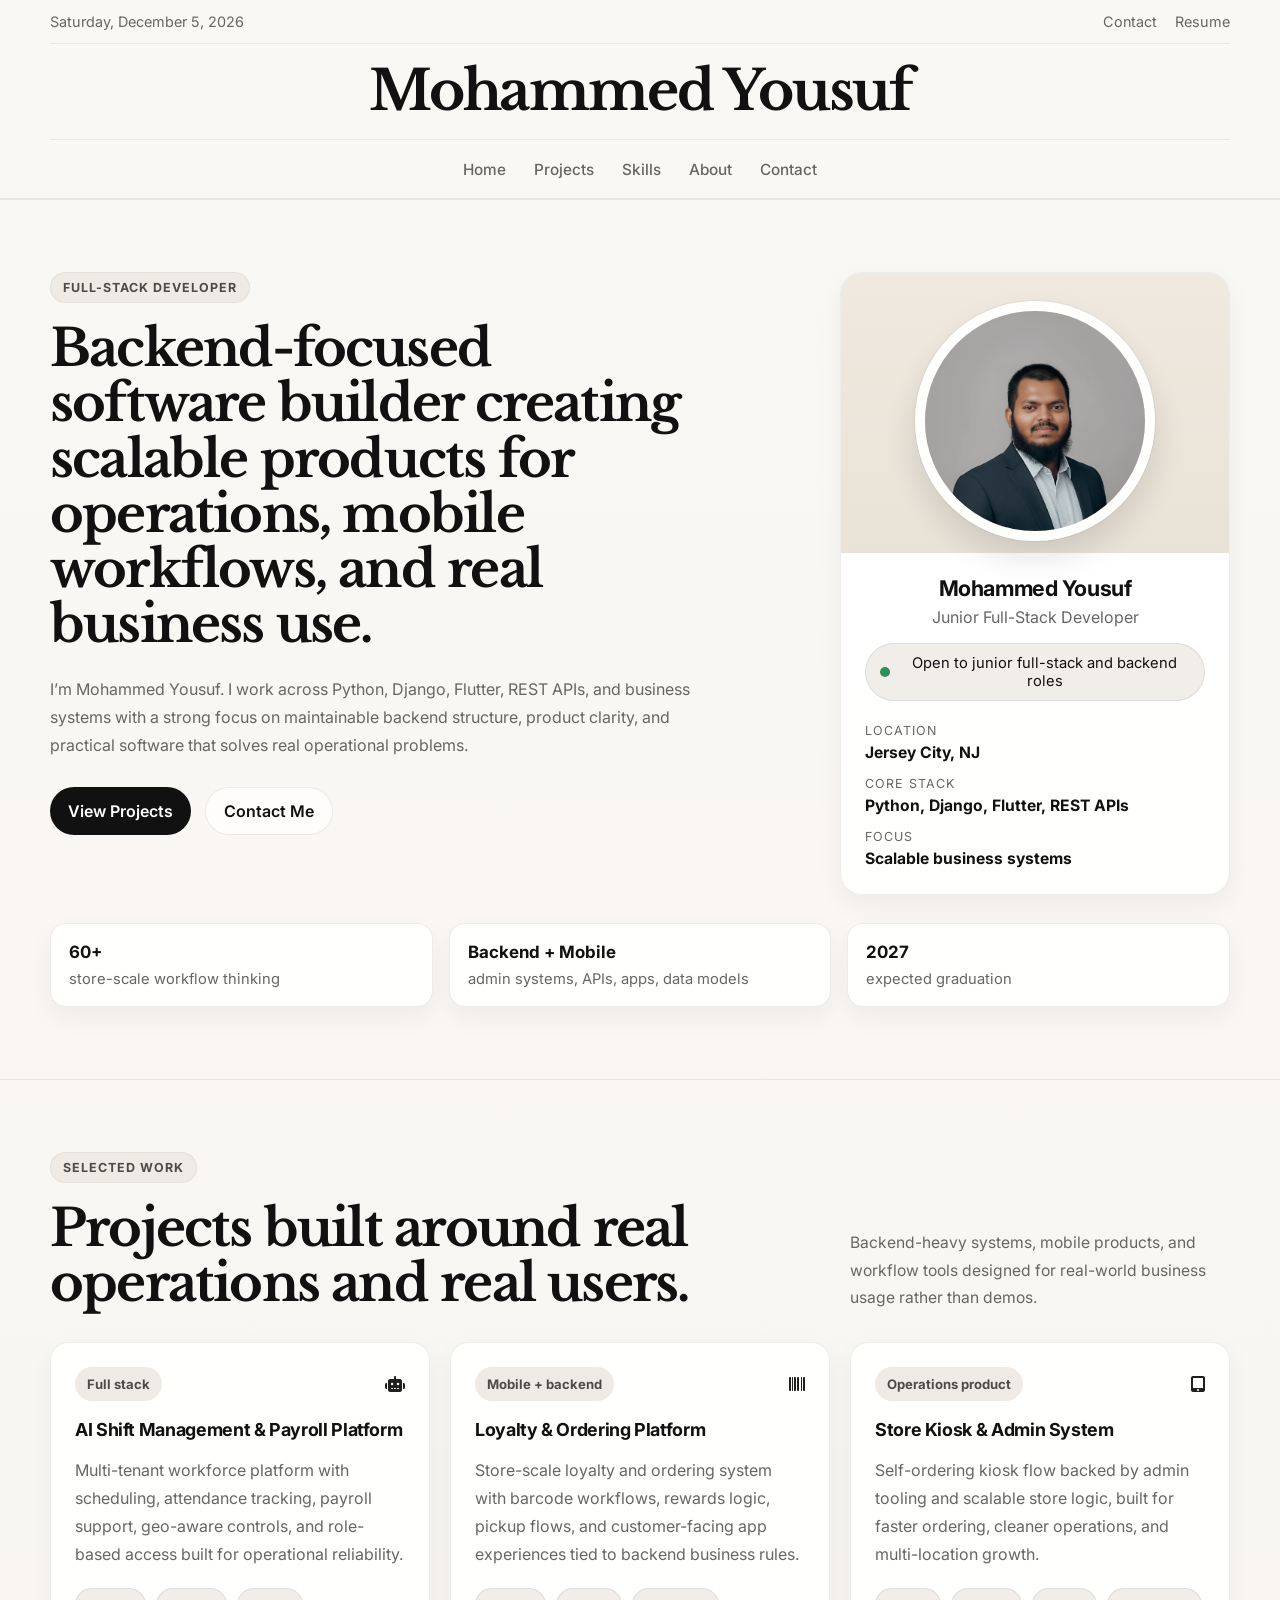
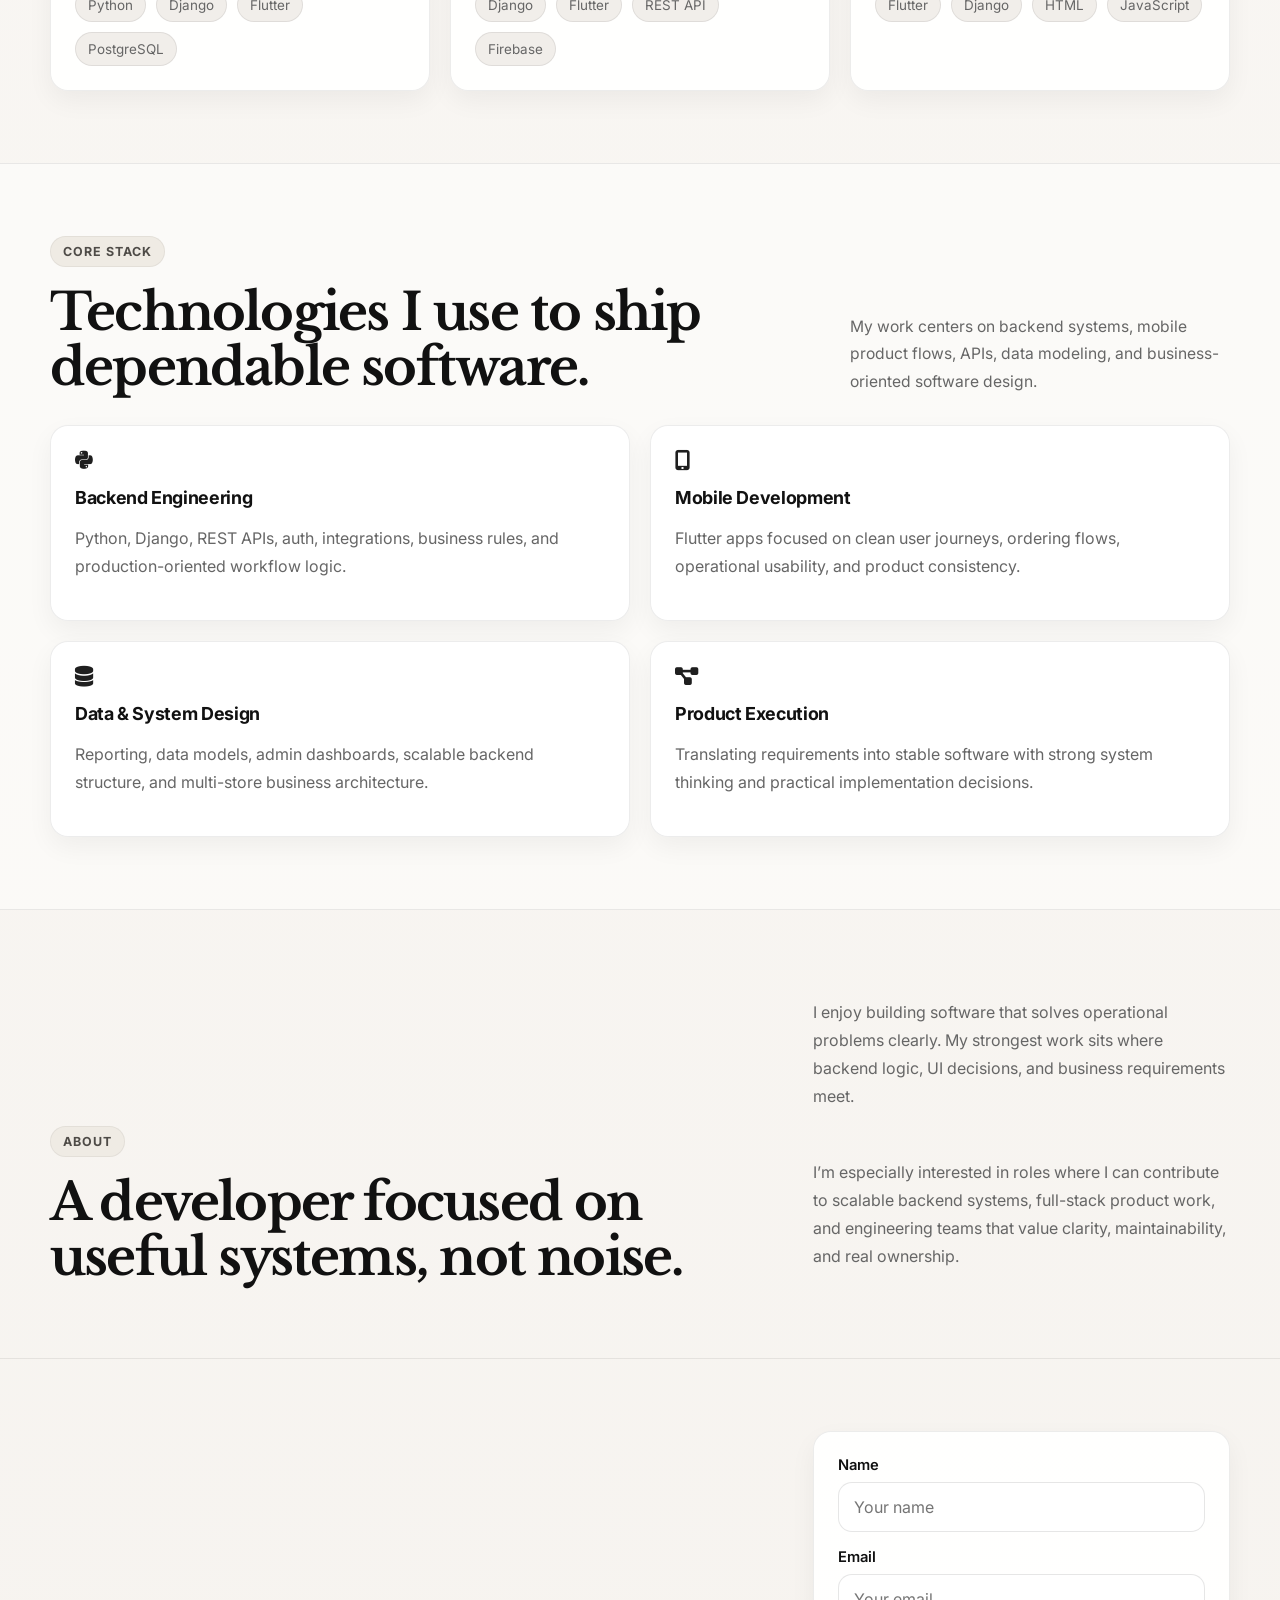
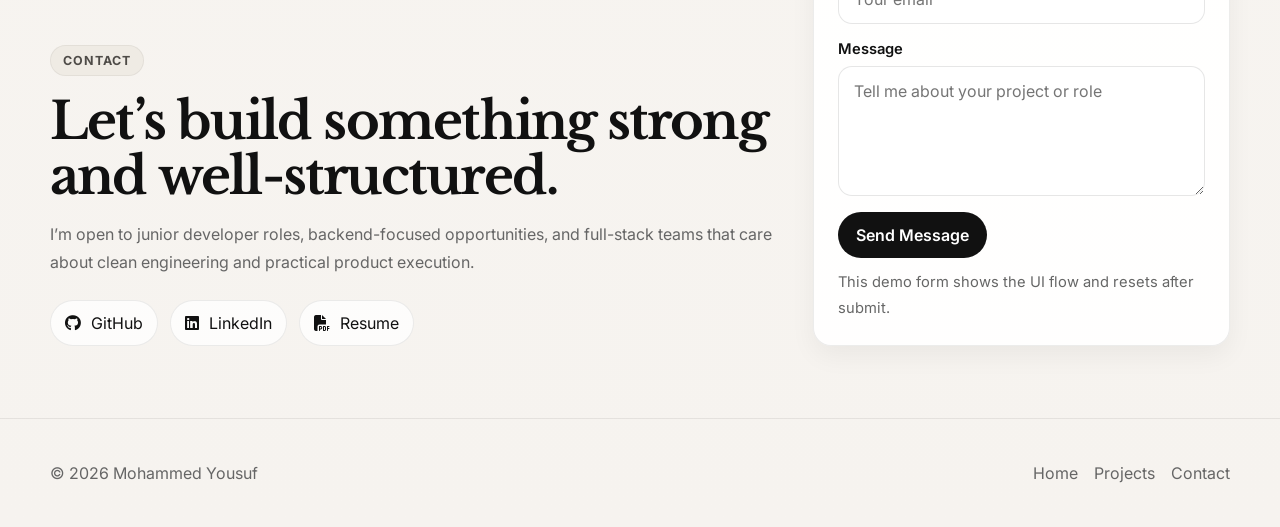
<file: index.html>
<!doctype html>
<html lang="en">
  <head>
    <meta charset="UTF-8" />
    <meta name="viewport" content="width=device-width, initial-scale=1.0" />
    <title>Mohammed Yousuf | Full-Stack Developer</title>
    <meta
      name="description"
      content="Portfolio of Mohammed Yousuf, a full-stack developer building scalable backend, mobile, and business systems."
    />
    <link rel="preconnect" href="https://fonts.googleapis.com" />
    <link rel="preconnect" href="https://fonts.gstatic.com" crossorigin />
    <link
      href="https://fonts.googleapis.com/css2?family=Inter:wght@400;500;600;700;800&family=Libre+Baskerville:wght@400;700&display=swap"
      rel="stylesheet"
    />
    <link
      rel="stylesheet"
      href="https://cdnjs.cloudflare.com/ajax/libs/font-awesome/6.5.2/css/all.min.css"
    />
    <link rel="stylesheet" href="styles/main.css" />
  </head>
  <body>
    <div class="page-shell">
      <header class="site-header">
        <div class="topbar container">
          <div class="topbar-left">
            <span id="todayDate">Thursday, March 26, 2026</span>
          </div>
          <div class="topbar-right">
            <a href="#contact">Contact</a>
            <a
              href="assets/Mohammed Yousuf resume.pdf"
              target="_blank"
              rel="noopener"
              >Resume</a
            >
          </div>
        </div>

        <div class="masthead container">
          <a
            href="#home"
            class="masthead-brand"
            aria-label="Mohammed Yousuf home"
          >
            Mohammed Yousuf
          </a>
        </div>

        <div class="nav-wrap">
          <div class="container header-row">
            <button
              class="nav-toggle"
              type="button"
              aria-label="Open navigation"
              aria-expanded="false"
            >
              <span></span>
              <span></span>
              <span></span>
            </button>

            <nav class="site-nav" aria-label="Primary">
              <a href="#home">Home</a>
              <a href="#projects">Projects</a>
              <a href="#skills">Skills</a>
              <a href="#about">About</a>
              <a href="#contact">Contact</a>
            </nav>
          </div>
        </div>
      </header>

      <main>
        <section id="home" class="hero section">
          <div class="container hero-grid">
            <div class="hero-main reveal">
              <p class="section-kicker">FULL-STACK DEVELOPER</p>
              <h1>
                Backend-focused software builder creating scalable products for
                operations, mobile workflows, and real business use.
              </h1>
              <p class="hero-lead">
                I’m Mohammed Yousuf. I work across Python, Django, Flutter, REST
                APIs, and business systems with a strong focus on maintainable
                backend structure, product clarity, and practical software that
                solves real operational problems.
              </p>

              <div class="hero-actions">
                <a href="#projects" class="button button-primary"
                  >View Projects</a
                >
                <a href="#contact" class="button button-secondary"
                  >Contact Me</a
                >
              </div>
            </div>

            <aside class="hero-side reveal reveal-delay">
              <div class="portrait-card">
                <div class="portrait-ring">
                  <img
                    src="assets/project-images/my pic.jpg.jpeg"
                    alt="Portrait of Mohammed Yousuf"
                    class="profile-image"
                  />
                </div>

                <div class="portrait-meta">
                  <p class="profile-name">Mohammed Yousuf</p>
                  <p class="profile-role">Junior Full-Stack Developer</p>

                  <div class="availability-pill">
                    <span class="availability-dot"></span>
                    Open to junior full-stack and backend roles
                  </div>

                  <div class="profile-facts">
                    <div>
                      <span>Location</span>
                      <strong>Jersey City, NJ</strong>
                    </div>
                    <div>
                      <span>Core Stack</span>
                      <strong>Python, Django, Flutter, REST APIs</strong>
                    </div>
                    <div>
                      <span>Focus</span>
                      <strong>Scalable business systems</strong>
                    </div>
                  </div>
                </div>
              </div>
            </aside>
          </div>

          <div class="container metrics-row reveal reveal-delay-2">
            <div class="metric-card">
              <strong>60+</strong>
              <span>store-scale workflow thinking</span>
            </div>
            <div class="metric-card">
              <strong>Backend + Mobile</strong>
              <span>admin systems, APIs, apps, data models</span>
            </div>
            <div class="metric-card">
              <strong>2027</strong>
              <span>expected graduation</span>
            </div>
          </div>
        </section>

        <section id="projects" class="section editorial-section">
          <div class="container section-header-grid reveal">
            <div>
              <p class="section-kicker">SELECTED WORK</p>
              <h2>Projects built around real operations and real users.</h2>
            </div>
            <p class="section-note">
              Backend-heavy systems, mobile products, and workflow tools
              designed for real-world business usage rather than demos.
            </p>
          </div>

          <div class="container project-grid">
            <article class="project-card reveal">
              <div class="project-head">
                <span class="project-badge">Full stack</span>
                <i class="fa-solid fa-robot"></i>
              </div>
              <h3>AI Shift Management & Payroll Platform</h3>
              <p>
                Multi-tenant workforce platform with scheduling, attendance
                tracking, payroll support, geo-aware controls, and role-based
                access built for operational reliability.
              </p>
              <div class="project-tags">
                <span>Python</span>
                <span>Django</span>
                <span>Flutter</span>
                <span>PostgreSQL</span>
              </div>
            </article>

            <article class="project-card reveal reveal-delay">
              <div class="project-head">
                <span class="project-badge">Mobile + backend</span>
                <i class="fa-solid fa-barcode"></i>
              </div>
              <h3>Loyalty & Ordering Platform</h3>
              <p>
                Store-scale loyalty and ordering system with barcode workflows,
                rewards logic, pickup flows, and customer-facing app experiences
                tied to backend business rules.
              </p>
              <div class="project-tags">
                <span>Django</span>
                <span>Flutter</span>
                <span>REST API</span>
                <span>Firebase</span>
              </div>
            </article>

            <article class="project-card reveal reveal-delay-2">
              <div class="project-head">
                <span class="project-badge">Operations product</span>
                <i class="fa-solid fa-tablet-screen-button"></i>
              </div>
              <h3>Store Kiosk & Admin System</h3>
              <p>
                Self-ordering kiosk flow backed by admin tooling and scalable
                store logic, built for faster ordering, cleaner operations, and
                multi-location growth.
              </p>
              <div class="project-tags">
                <span>Flutter</span>
                <span>Django</span>
                <span>HTML</span>
                <span>JavaScript</span>
              </div>
            </article>
          </div>
        </section>

        <section id="skills" class="section section-soft">
          <div class="container section-header-grid reveal">
            <div>
              <p class="section-kicker">CORE STACK</p>
              <h2>Technologies I use to ship dependable software.</h2>
            </div>
            <p class="section-note">
              My work centers on backend systems, mobile product flows, APIs,
              data modeling, and business-oriented software design.
            </p>
          </div>

          <div class="container skills-grid">
            <article class="skill-panel reveal">
              <i class="fa-brands fa-python"></i>
              <h3>Backend Engineering</h3>
              <p>
                Python, Django, REST APIs, auth, integrations, business rules,
                and production-oriented workflow logic.
              </p>
            </article>

            <article class="skill-panel reveal reveal-delay">
              <i class="fa-solid fa-mobile-screen-button"></i>
              <h3>Mobile Development</h3>
              <p>
                Flutter apps focused on clean user journeys, ordering flows,
                operational usability, and product consistency.
              </p>
            </article>

            <article class="skill-panel reveal reveal-delay-2">
              <i class="fa-solid fa-database"></i>
              <h3>Data & System Design</h3>
              <p>
                Reporting, data models, admin dashboards, scalable backend
                structure, and multi-store business architecture.
              </p>
            </article>

            <article class="skill-panel reveal">
              <i class="fa-solid fa-diagram-project"></i>
              <h3>Product Execution</h3>
              <p>
                Translating requirements into stable software with strong system
                thinking and practical implementation decisions.
              </p>
            </article>
          </div>
        </section>

        <section id="about" class="section">
          <div class="container two-column-section">
            <div class="reveal">
              <p class="section-kicker">ABOUT</p>
              <h2>A developer focused on useful systems, not noise.</h2>
            </div>
            <div class="about-copy reveal reveal-delay">
              <p>
                I enjoy building software that solves operational problems
                clearly. My strongest work sits where backend logic, UI
                decisions, and business requirements meet.
              </p>
              <p>
                I’m especially interested in roles where I can contribute to
                scalable backend systems, full-stack product work, and
                engineering teams that value clarity, maintainability, and real
                ownership.
              </p>
            </div>
          </div>
        </section>

        <section id="contact" class="section editorial-section">
          <div class="container two-column-section">
            <div class="reveal">
              <p class="section-kicker">CONTACT</p>
              <h2>Let’s build something strong and well-structured.</h2>
              <p class="contact-copy">
                I’m open to junior developer roles, backend-focused
                opportunities, and full-stack teams that care about clean
                engineering and practical product execution.
              </p>

              <div class="contact-links">
                <a
                  href="https://github.com/ArkTechCore"
                  target="_blank"
                  rel="noopener"
                >
                  <i class="fa-brands fa-github"></i> GitHub
                </a>
                <a
                  href="https://www.linkedin.com/in/yousuf-mohammed-a06436345?utm_source=share&utm_campaign=share_via&utm_content=profile&utm_medium=android_app"
                  target="_blank"
                  rel="noopener"
                >
                  <i class="fa-brands fa-linkedin"></i> LinkedIn
                </a>
                <a
                  href="assets/Mohammed Yousuf resume.pdf"
                  target="_blank"
                  rel="noopener"
                >
                  <i class="fa-solid fa-file-pdf"></i> Resume
                </a>
              </div>
            </div>

            <div class="contact-form reveal reveal-delay">
              <form id="contactForm">
                <div class="form-group">
                  <label for="name">Name</label>
                  <input
                    id="name"
                    type="text"
                    placeholder="Your name"
                    required
                  />
                </div>
                <div class="form-group">
                  <label for="email">Email</label>
                  <input
                    id="email"
                    type="email"
                    placeholder="Your email"
                    required
                  />
                </div>
                <div class="form-group">
                  <label for="message">Message</label>
                  <textarea
                    id="message"
                    placeholder="Tell me about your project or role"
                    rows="5"
                    required
                  ></textarea>
                </div>
                <button type="submit" class="button button-primary button-full">
                  Send Message
                </button>
                <p class="form-note">
                  This demo form shows the UI flow and resets after submit.
                </p>
              </form>
            </div>
          </div>
        </section>
      </main>

      <footer class="site-footer">
        <div class="container footer-row">
          <p>© <span id="year"></span> Mohammed Yousuf</p>
          <div class="footer-links">
            <a href="#home">Home</a>
            <a href="#projects">Projects</a>
            <a href="#contact">Contact</a>
          </div>
        </div>
      </footer>
    </div>

    <script src="scripts/main.js"></script>
  </body>
</html>
</file>
<file: styles/main.css>
:root {
  --bg: #f7f5f2;
  --bg-soft: #fbfaf8;
  --panel: rgba(255, 255, 255, 0.92);
  --panel-soft: #f1eeea;

  --border: rgba(17, 17, 17, 0.08);
  --border-strong: rgba(17, 17, 17, 0.14);

  --text: #111111;
  --muted: #666666;

  --accent: #111111;

  --shadow: 0 10px 26px rgba(17, 17, 17, 0.05);
  --shadow-soft: 0 22px 42px rgba(17, 17, 17, 0.08);

  --radius: 18px;
  --container: 1180px;
}

* {
  box-sizing: border-box;
}

html {
  scroll-behavior: smooth;
}

body {
  margin: 0;
  font-family: "Inter", sans-serif;
  color: var(--text);
  background: linear-gradient(180deg, #faf8f5 0%, #f6f3ef 100%);
  -webkit-font-smoothing: antialiased;
  text-rendering: optimizeLegibility;
}

body.nav-open {
  overflow: hidden;
}

img {
  display: block;
  max-width: 100%;
}

button,
input,
textarea {
  font: inherit;
}

button {
  border: 0;
}

a {
  color: inherit;
  text-decoration: none;
}

.container {
  width: min(100% - 40px, var(--container));
  margin: 0 auto;
}

.section {
  padding: 72px 0;
}

.editorial-section {
  border-top: 1px solid var(--border);
}

.section-soft {
  background: rgba(255, 255, 255, 0.42);
  border-top: 1px solid var(--border);
  border-bottom: 1px solid var(--border);
}

.site-header {
  position: sticky;
  top: 0;
  z-index: 100;
  background: rgba(250, 248, 245, 0.9);
  backdrop-filter: blur(12px);
  border-bottom: 1px solid var(--border);
}

.topbar {
  display: flex;
  justify-content: space-between;
  align-items: center;
  gap: 16px;
  min-height: 44px;
  font-size: 0.9rem;
  color: var(--muted);
  border-bottom: 1px solid var(--border);
}

.topbar-right {
  display: flex;
  gap: 18px;
}

.topbar-right a:hover {
  color: var(--text);
}

.masthead {
  display: flex;
  justify-content: center;
  align-items: center;
  min-height: 96px;
  border-bottom: 1px solid var(--border);
}

.masthead-brand {
  font-family: "Libre Baskerville", serif;
  font-size: clamp(2rem, 4.3vw, 3.8rem);
  line-height: 1;
  letter-spacing: -0.04em;
  font-weight: 700;
}

.nav-wrap {
  border-bottom: 1px solid var(--border);
}

.header-row {
  min-height: 58px;
  display: flex;
  align-items: center;
  justify-content: center;
  gap: 20px;
}

.site-nav {
  display: flex;
  align-items: center;
  gap: 28px;
}

.site-nav a {
  color: var(--muted);
  font-weight: 500;
  font-size: 0.96rem;
  position: relative;
  transition: color 0.2s ease;
}

.site-nav a::after {
  content: "";
  position: absolute;
  left: 0;
  bottom: -10px;
  width: 100%;
  height: 1px;
  background: var(--text);
  transform: scaleX(0);
  transform-origin: left;
  transition: transform 0.22s ease;
}

.site-nav a:hover {
  color: var(--text);
}

.site-nav a:hover::after {
  transform: scaleX(1);
}

.nav-toggle {
  display: none;
  width: 44px;
  height: 44px;
  border: 1px solid var(--border);
  border-radius: 10px;
  background: transparent;
  cursor: pointer;
  padding: 0;
}

.nav-toggle span {
  display: block;
  width: 18px;
  height: 2px;
  margin: 4px auto;
  background: var(--text);
}

.section-kicker {
  display: inline-flex;
  align-items: center;
  margin: 0 0 18px;
  padding: 7px 12px;
  border-radius: 999px;
  background: #efebe4;
  border: 1px solid rgba(17, 17, 17, 0.05);
  color: #4e4b47;
  font-size: 0.78rem;
  font-weight: 700;
  letter-spacing: 0.08em;
}

.hero-grid {
  display: grid;
  grid-template-columns: minmax(0, 1.15fr) minmax(320px, 0.85fr);
  gap: 56px;
  align-items: start;
}

.hero h1,
.section-header-grid h2,
.two-column-section h2 {
  margin: 0;
  font-family: "Libre Baskerville", serif;
  font-size: clamp(2.2rem, 4vw, 3.5rem);
  line-height: 1.08;
  letter-spacing: -0.035em;
  font-weight: 700;
}

.hero-lead,
.section-note,
.about-copy p,
.contact-copy,
.project-card p,
.skill-panel p,
.form-note {
  color: var(--muted);
  line-height: 1.75;
}

.hero-lead {
  margin: 22px 0 0;
  max-width: 720px;
  font-size: 1rem;
}

.hero-actions {
  display: flex;
  gap: 14px;
  flex-wrap: wrap;
  margin-top: 28px;
}

.button {
  display: inline-flex;
  align-items: center;
  justify-content: center;
  border-radius: 999px;
  padding: 13px 18px;
  font-weight: 600;
  transition:
    transform 0.2s ease,
    background 0.2s ease,
    border-color 0.2s ease;
}

.button:hover {
  transform: translateY(-1px);
}

.button-primary {
  background: #111111;
  color: #ffffff;
}

.button-primary:hover {
  background: #232323;
}

.button-secondary {
  border: 1px solid var(--border);
  background: rgba(255, 255, 255, 0.75);
  color: var(--text);
}

.button-secondary:hover {
  background: rgba(255, 255, 255, 0.96);
  border-color: var(--border-strong);
}

.metrics-row {
  display: grid;
  grid-template-columns: repeat(3, minmax(0, 1fr));
  gap: 16px;
  margin-top: 28px;
}

.metric-card,
.project-card,
.skill-panel,
.contact-form,
.portrait-card {
  background: var(--panel);
  border: 1px solid var(--border);
  box-shadow: var(--shadow);
}

.metric-card {
  border-radius: 16px;
  padding: 18px;
}

.metric-card strong {
  display: block;
  font-size: 1.06rem;
  margin-bottom: 6px;
}

.metric-card span {
  color: var(--muted);
  font-size: 0.92rem;
}

.hero-side {
  display: flex;
  justify-content: flex-end;
}

.portrait-card {
  width: min(100%, 390px);
  border-radius: 22px;
  overflow: hidden;
}

.portrait-ring {
  display: flex;
  justify-content: center;
  padding: 28px 24px 12px;
  background: linear-gradient(180deg, #efe9df 0%, #e9e2d7 100%);
}

.profile-image {
  width: 240px;
  height: 240px;
  border-radius: 999px;
  object-fit: cover;
  object-position: center 18%;
  border: 10px solid rgba(255, 255, 255, 0.95);
  box-shadow:
    0 0 0 1px rgba(17, 17, 17, 0.05),
    0 16px 30px rgba(17, 17, 17, 0.12);
}

.portrait-meta {
  padding: 22px 24px 26px;
  text-align: center;
}

.profile-name {
  margin: 0;
  font-size: 1.35rem;
  font-weight: 700;
  letter-spacing: -0.02em;
}

.profile-role {
  margin: 6px 0 0;
  color: var(--muted);
}

.availability-pill {
  display: inline-flex;
  align-items: center;
  gap: 10px;
  margin-top: 16px;
  padding: 10px 14px;
  border-radius: 999px;
  background: var(--panel-soft);
  border: 1px solid var(--border);
  font-size: 0.92rem;
}

.availability-dot {
  width: 10px;
  height: 10px;
  border-radius: 999px;
  background: #2f8f5b;
}

.profile-facts {
  display: grid;
  gap: 14px;
  margin-top: 22px;
  text-align: left;
}

.profile-facts span {
  display: block;
  margin-bottom: 4px;
  color: var(--muted);
  font-size: 0.78rem;
  text-transform: uppercase;
  letter-spacing: 0.08em;
}

.profile-facts strong {
  font-size: 0.98rem;
}

.section-header-grid,
.two-column-section {
  display: grid;
  grid-template-columns: minmax(0, 1.05fr) minmax(260px, 0.6fr);
  gap: 34px;
  align-items: end;
}

.section-note {
  margin: 0;
  max-width: 380px;
  justify-self: end;
  font-size: 0.98rem;
}

.project-grid {
  display: grid;
  grid-template-columns: repeat(3, minmax(0, 1fr));
  gap: 20px;
  margin-top: 30px;
}

.skills-grid {
  display: grid;
  grid-template-columns: repeat(2, minmax(0, 1fr));
  gap: 20px;
  margin-top: 30px;
}

.project-card,
.skill-panel,
.contact-form {
  border-radius: 18px;
  padding: 24px;
  transition:
    transform 0.22s ease,
    box-shadow 0.22s ease,
    border-color 0.22s ease;
}

.project-card:hover,
.skill-panel:hover,
.contact-form:hover {
  transform: translateY(-4px);
  box-shadow: var(--shadow-soft);
  border-color: var(--border-strong);
}

.project-head,
.skill-panel i {
  color: #1f1f1f;
}

.project-head {
  display: flex;
  align-items: center;
  justify-content: space-between;
  margin-bottom: 18px;
}

.project-badge {
  display: inline-flex;
  align-items: center;
  min-height: 34px;
  padding: 7px 12px;
  border-radius: 999px;
  background: #efebe4;
  color: #4e4b47;
  font-size: 0.82rem;
  font-weight: 700;
}

.project-card h3,
.skill-panel h3 {
  margin: 0 0 12px;
  font-size: 1.12rem;
  letter-spacing: -0.02em;
}

.project-tags {
  display: flex;
  flex-wrap: wrap;
  gap: 10px;
  margin-top: 20px;
}

.project-tags span {
  padding: 8px 12px;
  border-radius: 999px;
  background: var(--panel-soft);
  border: 1px solid var(--border);
  font-size: 0.84rem;
  color: var(--muted);
}

.skill-panel i {
  font-size: 1.3rem;
  margin-bottom: 16px;
}

.about-copy {
  display: grid;
  gap: 16px;
}

.contact-copy {
  margin-top: 16px;
}

.contact-links {
  display: flex;
  flex-wrap: wrap;
  gap: 12px;
  margin-top: 24px;
}

.contact-links a {
  display: inline-flex;
  align-items: center;
  gap: 10px;
  padding: 12px 14px;
  border: 1px solid var(--border);
  border-radius: 999px;
  background: rgba(255, 255, 255, 0.76);
  transition:
    transform 0.2s ease,
    border-color 0.2s ease,
    background 0.2s ease;
}

.contact-links a:hover {
  transform: translateY(-2px);
  border-color: var(--border-strong);
  background: rgba(255, 255, 255, 0.96);
}

.form-group {
  display: grid;
  gap: 8px;
  margin-bottom: 16px;
}

.form-group label {
  font-size: 0.92rem;
  font-weight: 600;
}

.form-group input,
.form-group textarea {
  width: 100%;
  border: 1px solid rgba(17, 17, 17, 0.1);
  background: #fff;
  color: var(--text);
  border-radius: 14px;
  padding: 14px 15px;
  outline: none;
  transition:
    border-color 0.2s ease,
    box-shadow 0.2s ease,
    transform 0.2s ease;
}

.form-group input:focus,
.form-group textarea:focus {
  border-color: rgba(17, 17, 17, 0.18);
  box-shadow: 0 0 0 4px rgba(17, 17, 17, 0.05);
  transform: translateY(-1px);
}

.form-note {
  margin: 12px 0 0;
  font-size: 0.92rem;
}

.site-footer {
  border-top: 1px solid var(--border);
  padding: 28px 0;
}

.footer-row,
.footer-links {
  display: flex;
  align-items: center;
  justify-content: space-between;
  gap: 16px;
  flex-wrap: wrap;
}

.footer-row p,
.footer-links a {
  color: var(--muted);
}

.footer-links a:hover {
  color: var(--text);
}

.reveal {
  opacity: 0;
  transform: translateY(18px);
  animation: fadeUp 0.7s ease forwards;
}

.reveal-delay {
  animation-delay: 0.12s;
}

.reveal-delay-2 {
  animation-delay: 0.22s;
}

@keyframes fadeUp {
  to {
    opacity: 1;
    transform: translateY(0);
  }
}

@media (max-width: 1024px) {
  .hero-grid,
  .section-header-grid,
  .two-column-section,
  .project-grid,
  .skills-grid {
    grid-template-columns: 1fr;
  }

  .section-note {
    justify-self: start;
    max-width: 680px;
  }

  .hero-side {
    justify-content: flex-start;
  }

  .portrait-card {
    width: min(100%, 460px);
  }

  .metrics-row {
    grid-template-columns: 1fr;
  }
}

@media (max-width: 760px) {
  .section {
    padding: 64px 0;
  }

  .topbar {
    display: none;
  }

  .masthead {
    min-height: 78px;
  }

  .site-nav {
    position: fixed;
    top: 135px;
    left: 16px;
    right: 16px;
    display: none;
    flex-direction: column;
    align-items: stretch;
    gap: 14px;
    padding: 18px;
    background: rgba(251, 250, 248, 0.98);
    border: 1px solid var(--border);
    border-radius: 20px;
    box-shadow: var(--shadow);
  }

  .site-nav.is-open {
    display: flex;
  }

  .nav-toggle {
    display: block;
    margin-left: auto;
  }

  .header-row {
    justify-content: flex-end;
    min-height: 54px;
  }

  .hero-actions,
  .contact-links,
  .footer-row,
  .footer-links {
    flex-direction: column;
    align-items: stretch;
  }

  .button,
  .contact-links a {
    width: 100%;
  }

  .profile-image {
    width: 200px;
    height: 200px;
  }

  .hero h1,
  .section-header-grid h2,
  .two-column-section h2 {
    font-size: clamp(1.95rem, 8vw, 2.8rem);
  }
}
</file>
